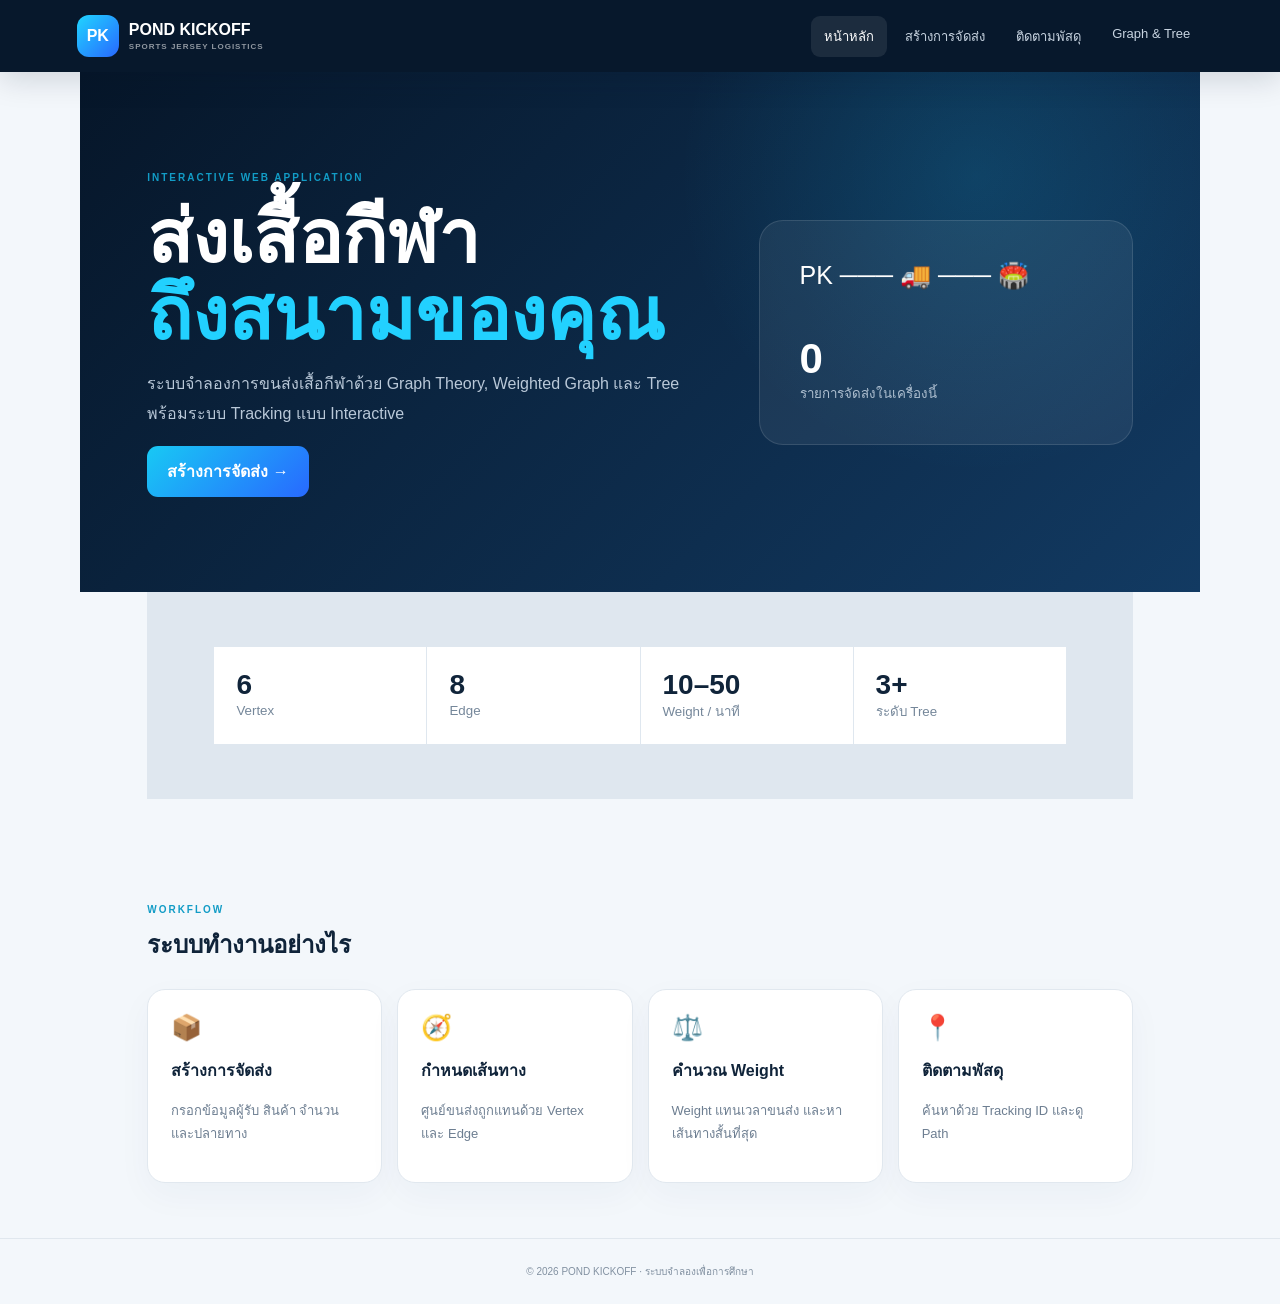
<file: index.html>
<!doctype html><html lang="th"><head><meta charset="utf-8"><meta name="viewport" content="width=device-width,initial-scale=1"><title>POND KICKOFF | Sports Logistics</title><link rel="stylesheet" href="styles.css"></head><body>
<header><a class="brand" href="index.html"><b>PK</b><span>POND KICKOFF<small>SPORTS JERSEY LOGISTICS</small></span></a><nav><a class="active" href="index.html">หน้าหลัก</a><a href="shipping.html">สร้างการจัดส่ง</a><a href="tracking.html">ติดตามพัสดุ</a><a href="network.html">Graph & Tree</a></nav></header>
<main><section class="hero"><div><em>INTERACTIVE WEB APPLICATION</em><h1>ส่งเสื้อกีฬา<br><strong>ถึงสนามของคุณ</strong></h1><p>ระบบจำลองการขนส่งเสื้อกีฬาด้วย Graph Theory, Weighted Graph และ Tree พร้อมระบบ Tracking แบบ Interactive</p><a class="btn" href="shipping.html">สร้างการจัดส่ง →</a></div><div class="heroBox"><div class="route">PK ─── 🚚 ─── 🏟️</div><b id="count">0</b><small>รายการจัดส่งในเครื่องนี้</small></div></section>
<section class="stats"><div><b>6</b><small>Vertex</small></div><div><b>8</b><small>Edge</small></div><div><b>10–50</b><small>Weight / นาที</small></div><div><b>3+</b><small>ระดับ Tree</small></div></section>
<section><div class="head"><em>WORKFLOW</em><h2>ระบบทำงานอย่างไร</h2></div><div class="grid4"><article>📦<h3>สร้างการจัดส่ง</h3><p>กรอกข้อมูลผู้รับ สินค้า จำนวน และปลายทาง</p></article><article>🧭<h3>กำหนดเส้นทาง</h3><p>ศูนย์ขนส่งถูกแทนด้วย Vertex และ Edge</p></article><article>⚖️<h3>คำนวณ Weight</h3><p>Weight แทนเวลาขนส่ง และหาเส้นทางสั้นที่สุด</p></article><article>📍<h3>ติดตามพัสดุ</h3><p>ค้นหาด้วย Tracking ID และดู Path</p></article></div></section></main><footer>© 2026 POND KICKOFF · ระบบจำลองเพื่อการศึกษา</footer><script src="script.js"></script></body></html>
</file>
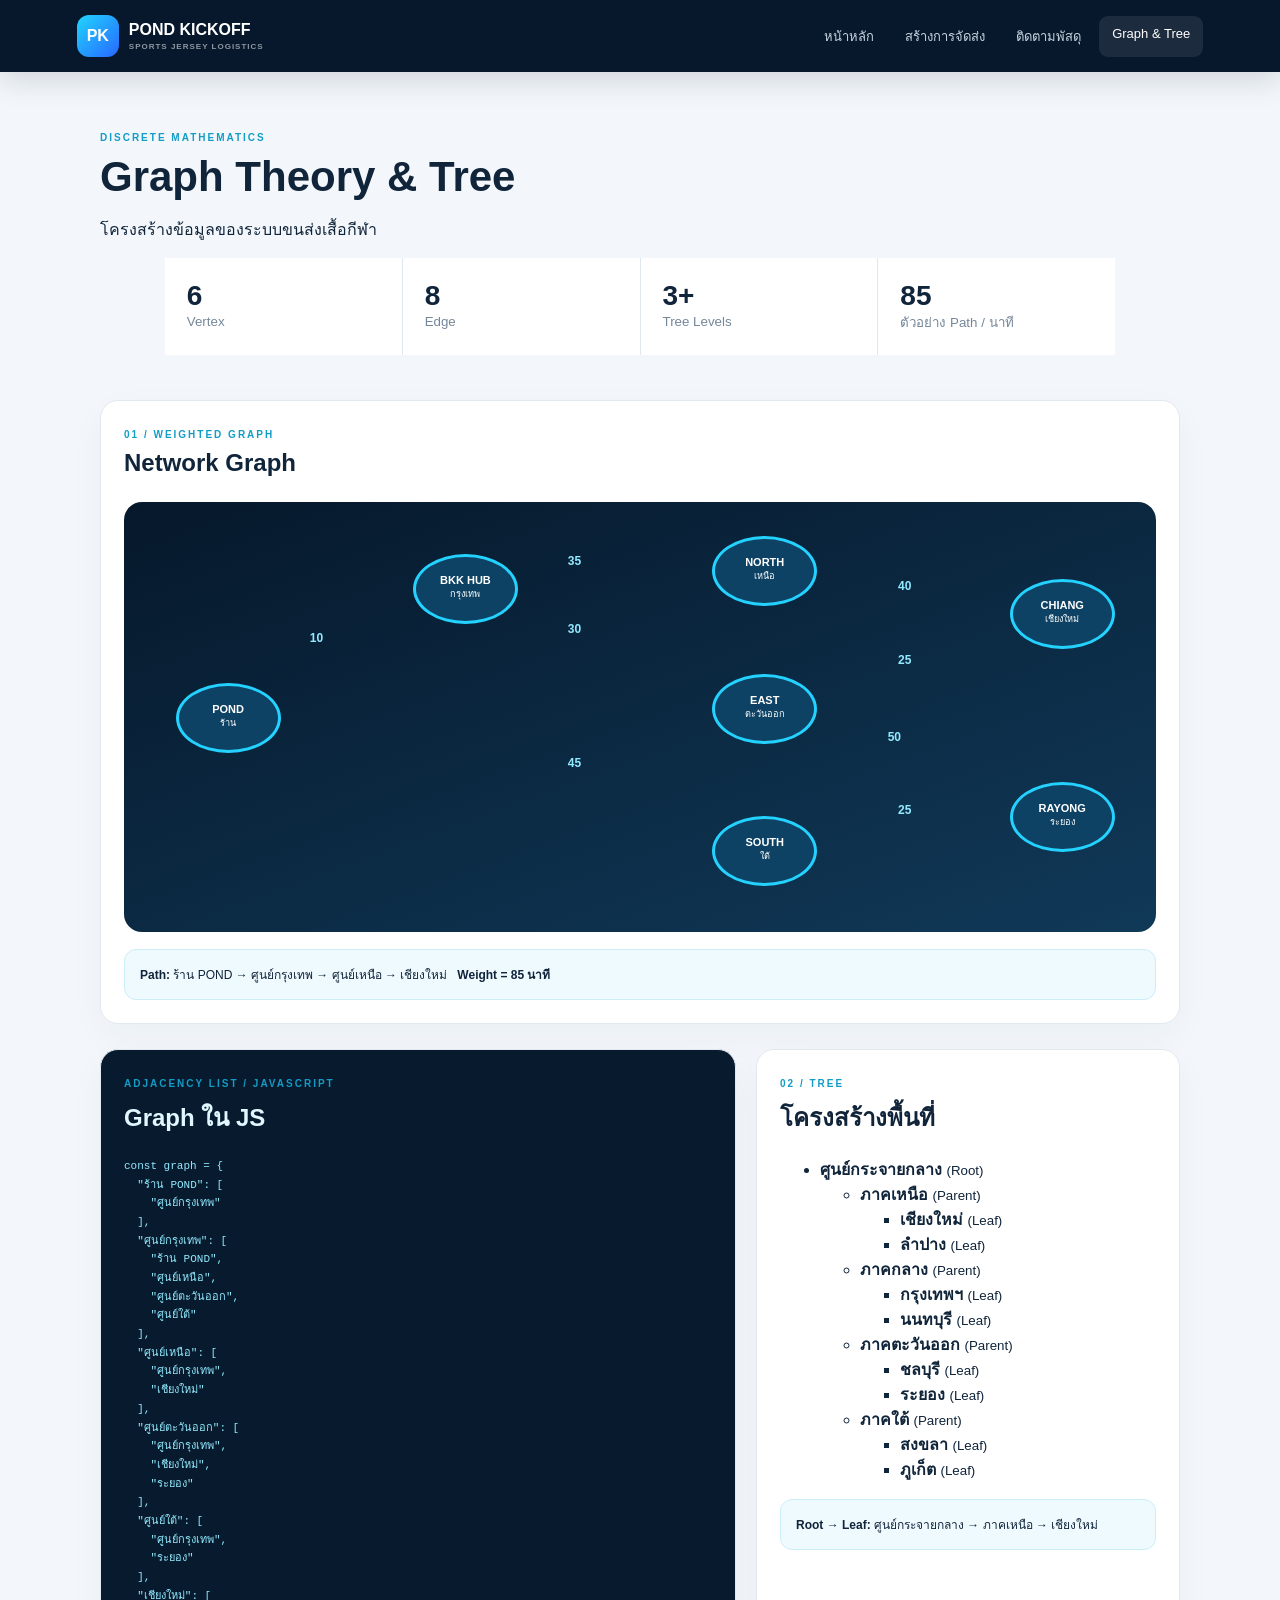
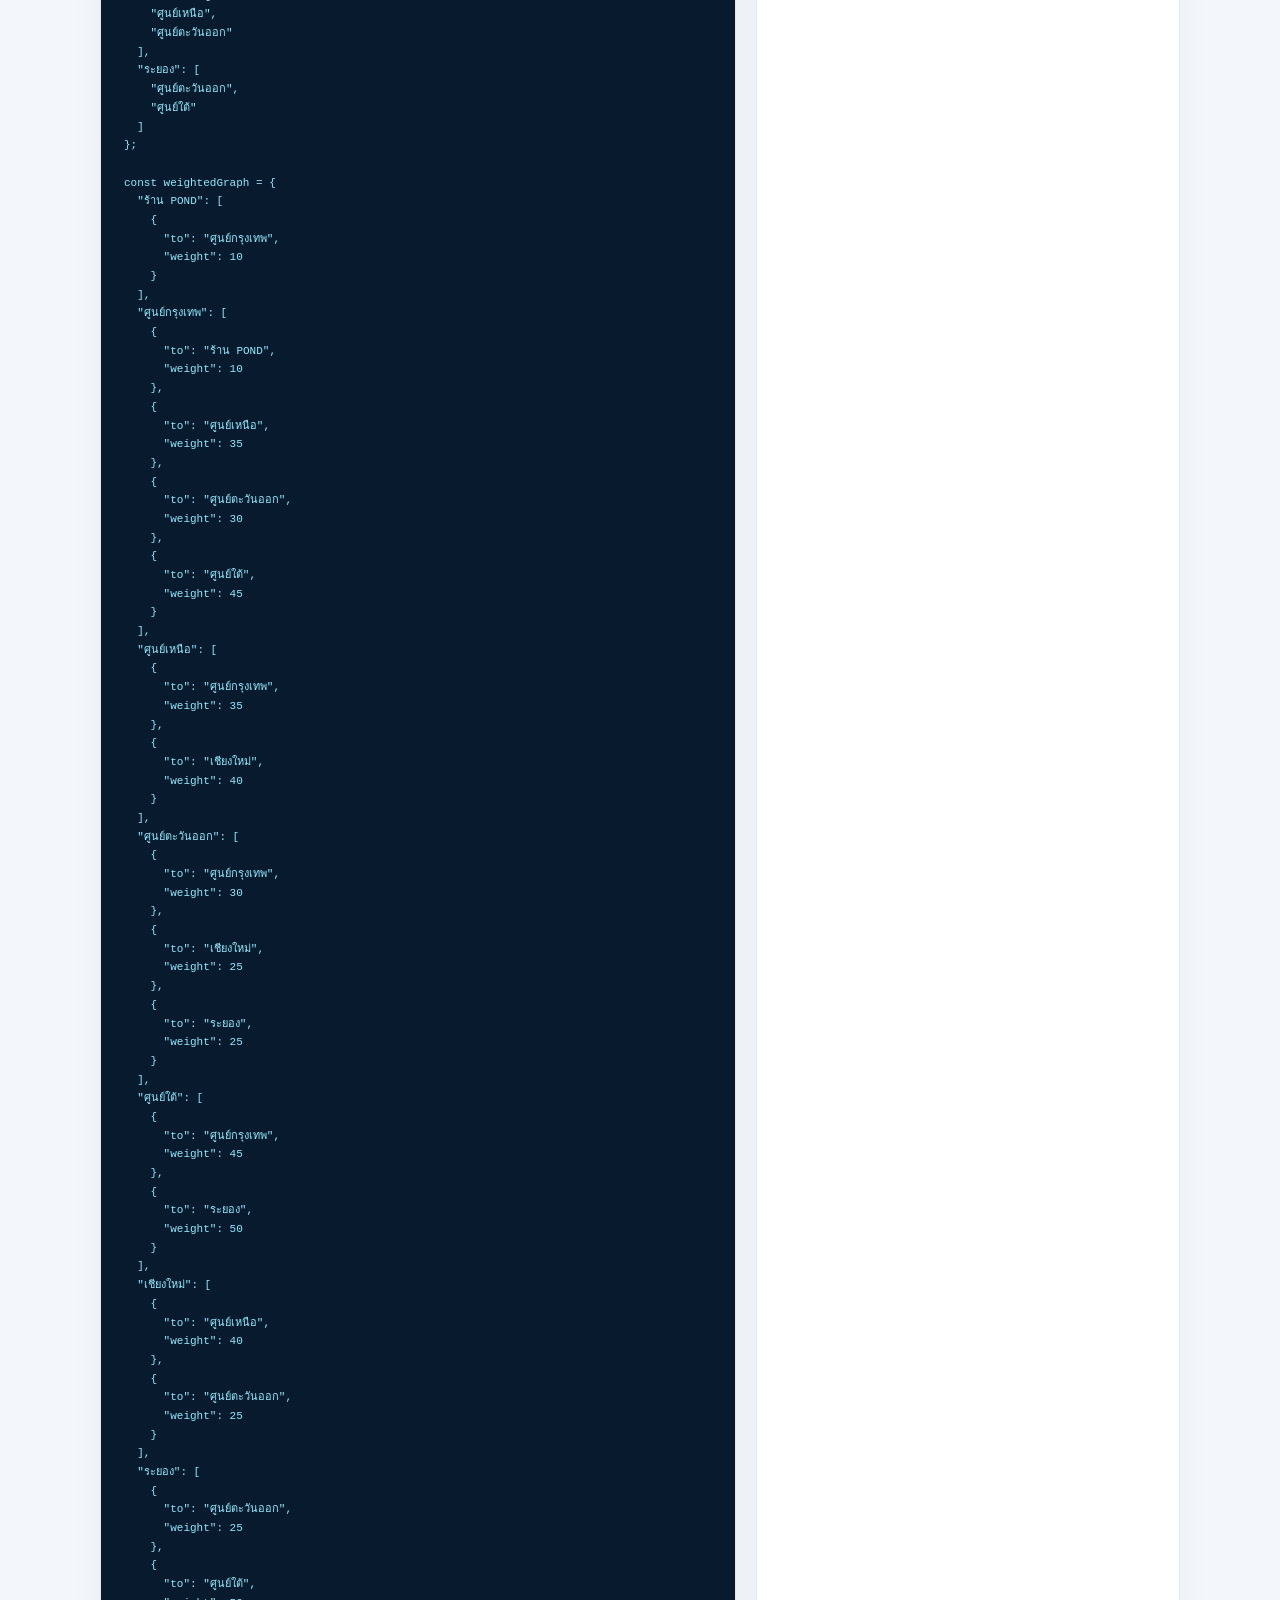
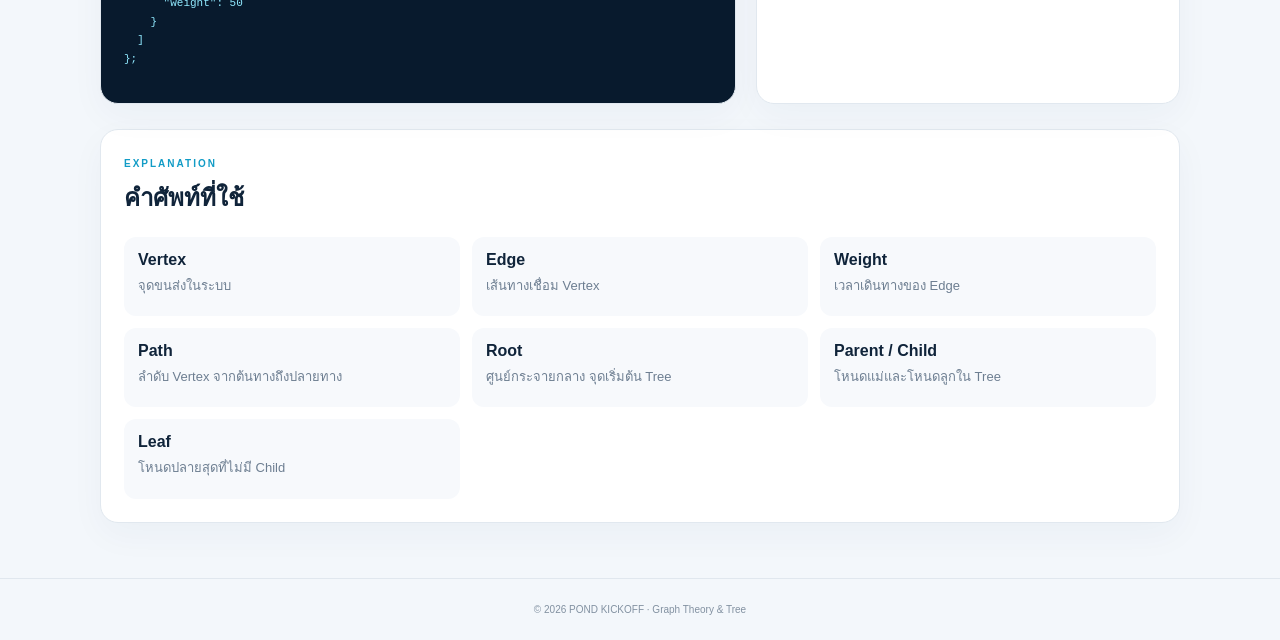
<file: network.html>
<!doctype html><html lang="th"><head><meta charset="utf-8"><meta name="viewport" content="width=device-width,initial-scale=1"><title>Graph & Tree | POND KICKOFF</title><link rel="stylesheet" href="styles.css"></head><body>
<header><a class="brand" href="index.html"><b>PK</b><span>POND KICKOFF<small>SPORTS JERSEY LOGISTICS</small></span></a><nav><a href="index.html">หน้าหลัก</a><a href="shipping.html">สร้างการจัดส่ง</a><a href="tracking.html">ติดตามพัสดุ</a><a class="active" href="network.html">Graph & Tree</a></nav></header>
<main class="page"><em>DISCRETE MATHEMATICS</em><h1>Graph Theory & Tree</h1><p>โครงสร้างข้อมูลของระบบขนส่งเสื้อกีฬา</p>
<div class="stats"><div><b>6</b><small>Vertex</small></div><div><b>8</b><small>Edge</small></div><div><b>3+</b><small>Tree Levels</small></div><div><b>85</b><small>ตัวอย่าง Path / นาที</small></div></div>
<section class="card"><div class="head"><em>01 / WEIGHTED GRAPH</em><h2>Network Graph</h2></div><div class="graph"><div class="node n1">POND<br><small>ร้าน</small></div><div class="node n2">BKK HUB<br><small>กรุงเทพ</small></div><div class="node n3">NORTH<br><small>เหนือ</small></div><div class="node n4">EAST<br><small>ตะวันออก</small></div><div class="node n5">SOUTH<br><small>ใต้</small></div><div class="node n6">CHIANG<br><small>เชียงใหม่</small></div><div class="node n7">RAYONG<br><small>ระยอง</small></div><div class="line l1">10</div><div class="line l2">35</div><div class="line l3">30</div><div class="line l4">45</div><div class="line l5">40</div><div class="line l6">25</div><div class="line l7">25</div><div class="line l8">50</div></div><div class="path"><b>Path:</b> ร้าน POND → ศูนย์กรุงเทพ → ศูนย์เหนือ → เชียงใหม่ &nbsp; <strong>Weight = 85 นาที</strong></div></section>
<div class="two"><section class="card dark"><em>ADJACENCY LIST / JAVASCRIPT</em><h2>Graph ใน JS</h2><pre id="graphCode"></pre></section><section class="card"><em>02 / TREE</em><h2>โครงสร้างพื้นที่</h2><div id="tree"></div><div class="path"><b>Root → Leaf:</b> ศูนย์กระจายกลาง → ภาคเหนือ → เชียงใหม่</div></section></div>
<section class="card"><em>EXPLANATION</em><h2>คำศัพท์ที่ใช้</h2><div class="explain"><div><b>Vertex</b><p>จุดขนส่งในระบบ</p></div><div><b>Edge</b><p>เส้นทางเชื่อม Vertex</p></div><div><b>Weight</b><p>เวลาเดินทางของ Edge</p></div><div><b>Path</b><p>ลำดับ Vertex จากต้นทางถึงปลายทาง</p></div><div><b>Root</b><p>ศูนย์กระจายกลาง จุดเริ่มต้น Tree</p></div><div><b>Parent / Child</b><p>โหนดแม่และโหนดลูกใน Tree</p></div><div><b>Leaf</b><p>โหนดปลายสุดที่ไม่มี Child</p></div></div></section></main><footer>© 2026 POND KICKOFF · Graph Theory & Tree</footer><script src="script.js"></script></body></html>
</file>
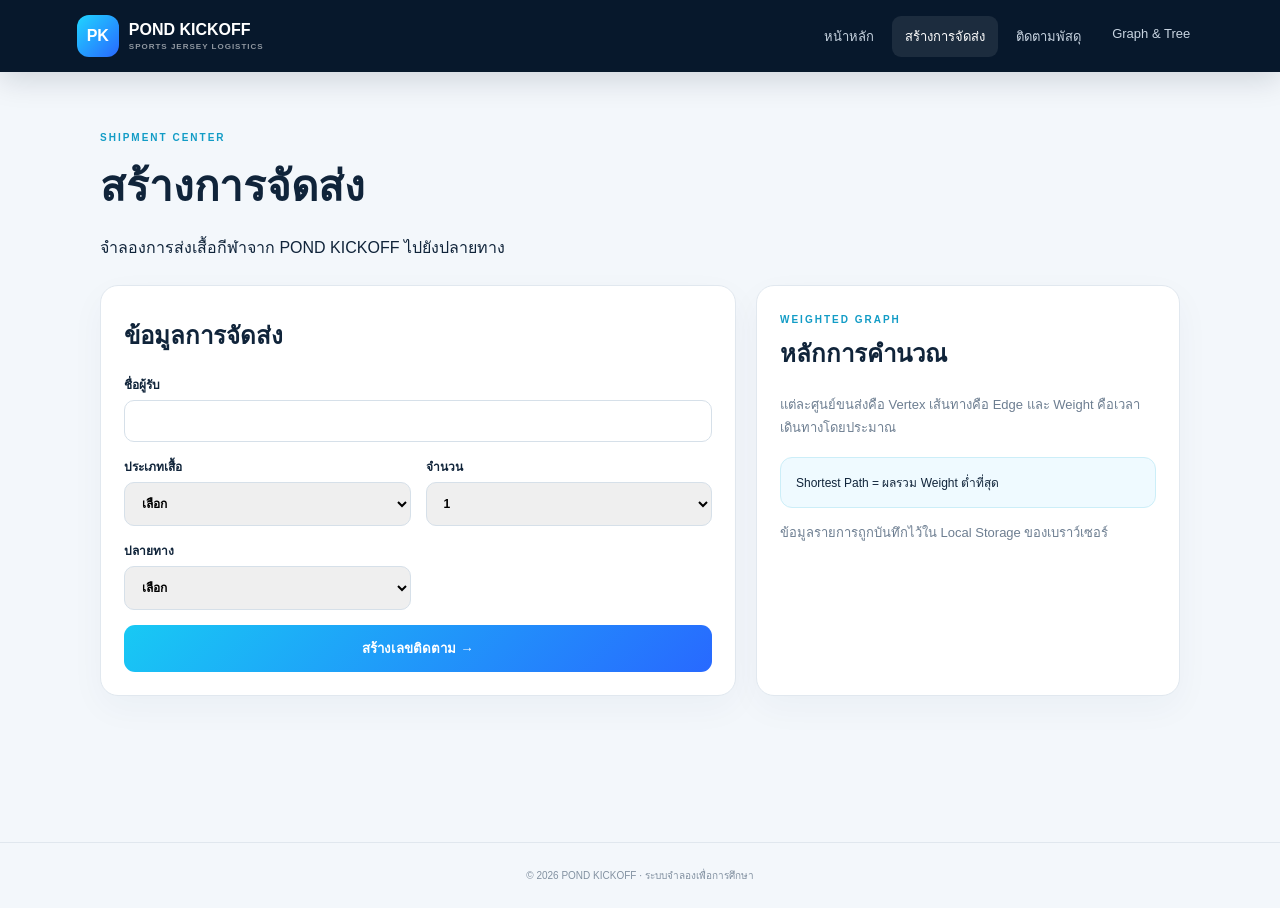
<file: shipping.html>
<!doctype html><html lang="th"><head><meta charset="utf-8"><meta name="viewport" content="width=device-width,initial-scale=1"><title>สร้างการจัดส่ง | POND KICKOFF</title><link rel="stylesheet" href="styles.css"></head><body>
<header><a class="brand" href="index.html"><b>PK</b><span>POND KICKOFF<small>SPORTS JERSEY LOGISTICS</small></span></a><nav><a href="index.html">หน้าหลัก</a><a class="active" href="shipping.html">สร้างการจัดส่ง</a><a href="tracking.html">ติดตามพัสดุ</a><a href="network.html">Graph & Tree</a></nav></header>
<main class="page"><em>SHIPMENT CENTER</em><h1>สร้างการจัดส่ง</h1><p>จำลองการส่งเสื้อกีฬาจาก POND KICKOFF ไปยังปลายทาง</p><div class="two"><section class="card"><h2>ข้อมูลการจัดส่ง</h2><form id="ship"><label>ชื่อผู้รับ<input id="receiver" required></label><label>ประเภทเสื้อ<select id="jersey" required><option value="">เลือก</option><option>เสื้อฟุตบอล</option><option>เสื้อบาสเกตบอล</option><option>เสื้อวิ่ง</option><option>เสื้อทีมกีฬา</option></select></label><label>จำนวน<select id="qty"><option>1</option><option>2</option><option>3</option><option>4</option><option>5</option></select></label><label>ปลายทาง<select id="dest" required><option value="">เลือก</option><option>เชียงใหม่</option><option>กรุงเทพฯ</option><option>ชลบุรี</option><option>ระยอง</option><option>สงขลา</option></select></label><button class="btn" type="submit">สร้างเลขติดตาม →</button></form><div id="shipResult"></div></section><aside class="card"><em>WEIGHTED GRAPH</em><h2>หลักการคำนวณ</h2><p>แต่ละศูนย์ขนส่งคือ Vertex เส้นทางคือ Edge และ Weight คือเวลาเดินทางโดยประมาณ</p><div class="formula">Shortest Path = ผลรวม Weight ต่ำที่สุด</div><p>ข้อมูลรายการถูกบันทึกไว้ใน Local Storage ของเบราว์เซอร์</p></aside></div></main><footer>© 2026 POND KICKOFF · ระบบจำลองเพื่อการศึกษา</footer><script src="script.js"></script></body></html>
</file>
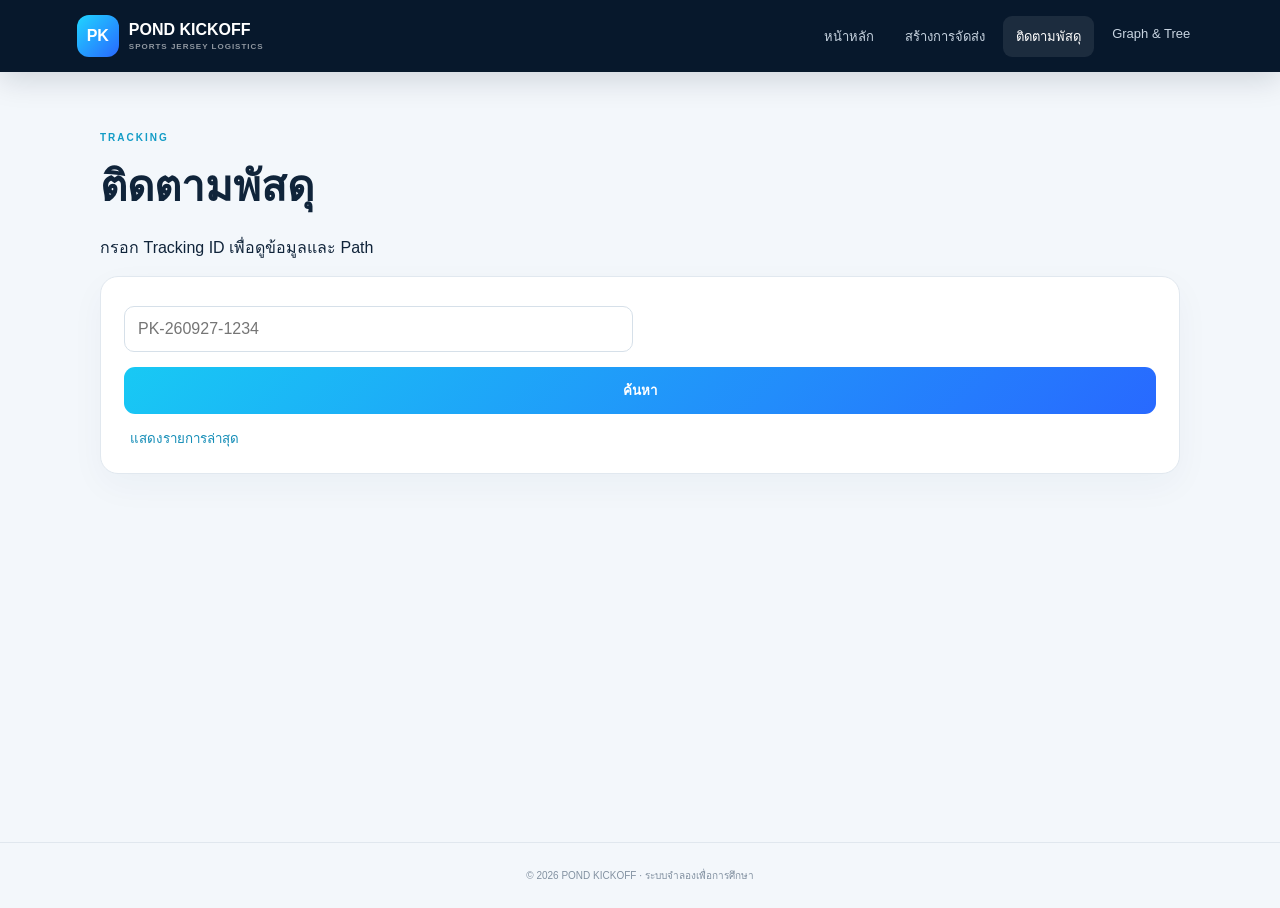
<file: tracking.html>
<!doctype html><html lang="th"><head><meta charset="utf-8"><meta name="viewport" content="width=device-width,initial-scale=1"><title>ติดตามพัสดุ | POND KICKOFF</title><link rel="stylesheet" href="styles.css"></head><body>
<header><a class="brand" href="index.html"><b>PK</b><span>POND KICKOFF<small>SPORTS JERSEY LOGISTICS</small></span></a><nav><a href="index.html">หน้าหลัก</a><a href="shipping.html">สร้างการจัดส่ง</a><a class="active" href="tracking.html">ติดตามพัสดุ</a><a href="network.html">Graph & Tree</a></nav></header>
<main class="page"><em>TRACKING</em><h1>ติดตามพัสดุ</h1><p>กรอก Tracking ID เพื่อดูข้อมูลและ Path</p><section class="card"><form id="track"><input id="trackId" placeholder="PK-260927-1234" required><button class="btn">ค้นหา</button></form><button id="latest" class="link">แสดงรายการล่าสุด</button></section><div id="trackResult"></div></main><footer>© 2026 POND KICKOFF · ระบบจำลองเพื่อการศึกษา</footer><script src="script.js"></script></body></html>
</file>
<file: styles.css>
*{box-sizing:border-box}body{margin:0;font-family:Arial,"Tahoma",sans-serif;background:#f3f7fb;color:#10243a}header{height:72px;background:#07182c;color:#fff;display:flex;align-items:center;justify-content:space-between;padding:0 6%;position:sticky;top:0;z-index:10;box-shadow:0 8px 30px #07182c25}.brand{display:flex;align-items:center;gap:10px;color:#fff;text-decoration:none}.brand>b{display:grid;place-items:center;width:42px;height:42px;border-radius:12px;background:linear-gradient(135deg,#20d5ff,#2868ff)}.brand small{display:block;font-size:8px;opacity:.55;letter-spacing:1px;margin-top:3px}.brand span{font-weight:700}nav{display:flex;gap:5px}nav a{color:#c8d4e1;text-decoration:none;padding:10px 13px;border-radius:9px;font-size:13px}nav a:hover,nav a.active{background:#ffffff16;color:#fff}main{max-width:1120px;margin:auto}.hero{min-height:520px;padding:80px 6%;max-width:none;background:radial-gradient(circle at 80% 20%,#1ac7ff25,transparent 30%),linear-gradient(135deg,#061629,#123a62);color:#fff;display:grid;grid-template-columns:1.2fr .8fr;align-items:center;gap:50px}.hero h1{font-size:clamp(44px,6vw,74px);line-height:1.03;margin:15px 0}.hero strong{color:#22d1ff}.hero p{max-width:650px;line-height:1.9;color:#b9c8d8}.heroBox{background:#ffffff10;border:1px solid #ffffff1e;padding:40px;border-radius:24px}.route{font-size:25px;margin-bottom:45px}.heroBox>b{font-size:42px;display:block}.heroBox small{color:#aebfd0}.btn{border:0;background:linear-gradient(135deg,#18c9f4,#2869ff);color:#fff;padding:13px 20px;border-radius:11px;font-weight:bold;cursor:pointer;text-decoration:none;display:inline-block}.stats{display:grid;grid-template-columns:repeat(4,1fr);gap:1px;background:#dfe7ef;margin:0 6% 45px}.stats div{background:#fff;padding:22px}.stats b{display:block;font-size:28px}.stats small{color:#75879a}section{padding:55px 6%}.head{margin-bottom:25px}.head h2,h1{margin:8px 0}.grid4{display:grid;grid-template-columns:repeat(4,1fr);gap:15px}.grid4 article,.card{background:#fff;border:1px solid #e1e8ef;border-radius:18px;padding:23px;box-shadow:0 12px 35px #153b5a0a}.grid4 article{font-size:25px}.grid4 h3{font-size:16px}.grid4 p,.card p{font-size:13px;line-height:1.8;color:#6d7e91}.page{padding:55px 20px;min-height:calc(100vh - 130px)}em{font-style:normal;font-size:10px;letter-spacing:2px;font-weight:bold;color:#129cc6}.page h1{font-size:42px}.two{display:grid;grid-template-columns:1.2fr .8fr;gap:20px;margin:25px 0}.card h2{margin-top:7px}.card form{display:grid;grid-template-columns:1fr 1fr;gap:15px}.card label{font-size:12px;font-weight:bold}.card label:first-child{grid-column:1/-1}input,select{width:100%;padding:13px;margin-top:6px;border:1px solid #d6e0e9;border-radius:10px;font:inherit}.card .btn{grid-column:1/-1}.formula,.path{margin-top:17px;padding:15px;border-radius:12px;background:#effaff;border:1px solid #cceef8;font-size:12px}.link{border:0;background:none;color:#148db7;margin-top:13px;cursor:pointer}.trackform{}.graph{height:430px;background:linear-gradient(160deg,#06182b,#103958);border-radius:18px;position:relative;overflow:hidden;margin-top:20px}.node{position:absolute;width:105px;height:70px;border-radius:50%;background:#0d4264;border:3px solid #24d2ff;color:#fff;text-align:center;padding-top:17px;font-size:11px;font-weight:bold;z-index:2}.node small{font-weight:normal}.n1{left:5%;top:42%}.n2{left:28%;top:12%}.n3{left:57%;top:8%}.n4{left:57%;top:40%}.n5{left:57%;top:73%}.n6{right:4%;top:18%}.n7{right:4%;top:65%}.line{position:absolute;color:#91eaff;font-weight:bold;font-size:12px}.l1{left:18%;top:30%}.l2{left:43%;top:12%}.l3{left:43%;top:28%}.l4{left:43%;top:59%}.l5{left:75%;top:18%}.l6{left:75%;top:35%}.l7{left:75%;top:70%}.l8{left:74%;top:53%}.dark{background:#081a2d;color:#dff7ff}.dark pre{white-space:pre-wrap;color:#91eaff;font-size:11px;line-height:1.7}.tree{font-size:13px;line-height:1.8}.tree ul{list-style:none;margin:5px 0 5px 18px;padding-left:17px;border-left:1px dashed #b8c8d6}.tree li{margin:5px 0}.tree .root{color:#0988b2;font-weight:bold}.tree .leaf{color:#26794f}.explain{display:grid;grid-template-columns:repeat(3,1fr);gap:12px}.explain div{background:#f7f9fc;padding:14px;border-radius:12px}.explain p{margin:5px 0}footer{text-align:center;border-top:1px solid #e0e7ee;padding:25px;color:#8291a1;font-size:10px}@media(max-width:800px){nav{display:none}.hero{grid-template-columns:1fr;padding:55px 7%}.heroBox{display:none}.stats,.grid4,.two,.explain{grid-template-columns:1fr 1fr}.card form{grid-template-columns:1fr}.card label:first-child{grid-column:auto}}@media(max-width:520px){.stats,.grid4,.two,.explain{grid-template-columns:1fr}.page h1{font-size:34px}.graph{transform:none}.graph{height:360px}.node{transform:scale(.78)}}
</file>
